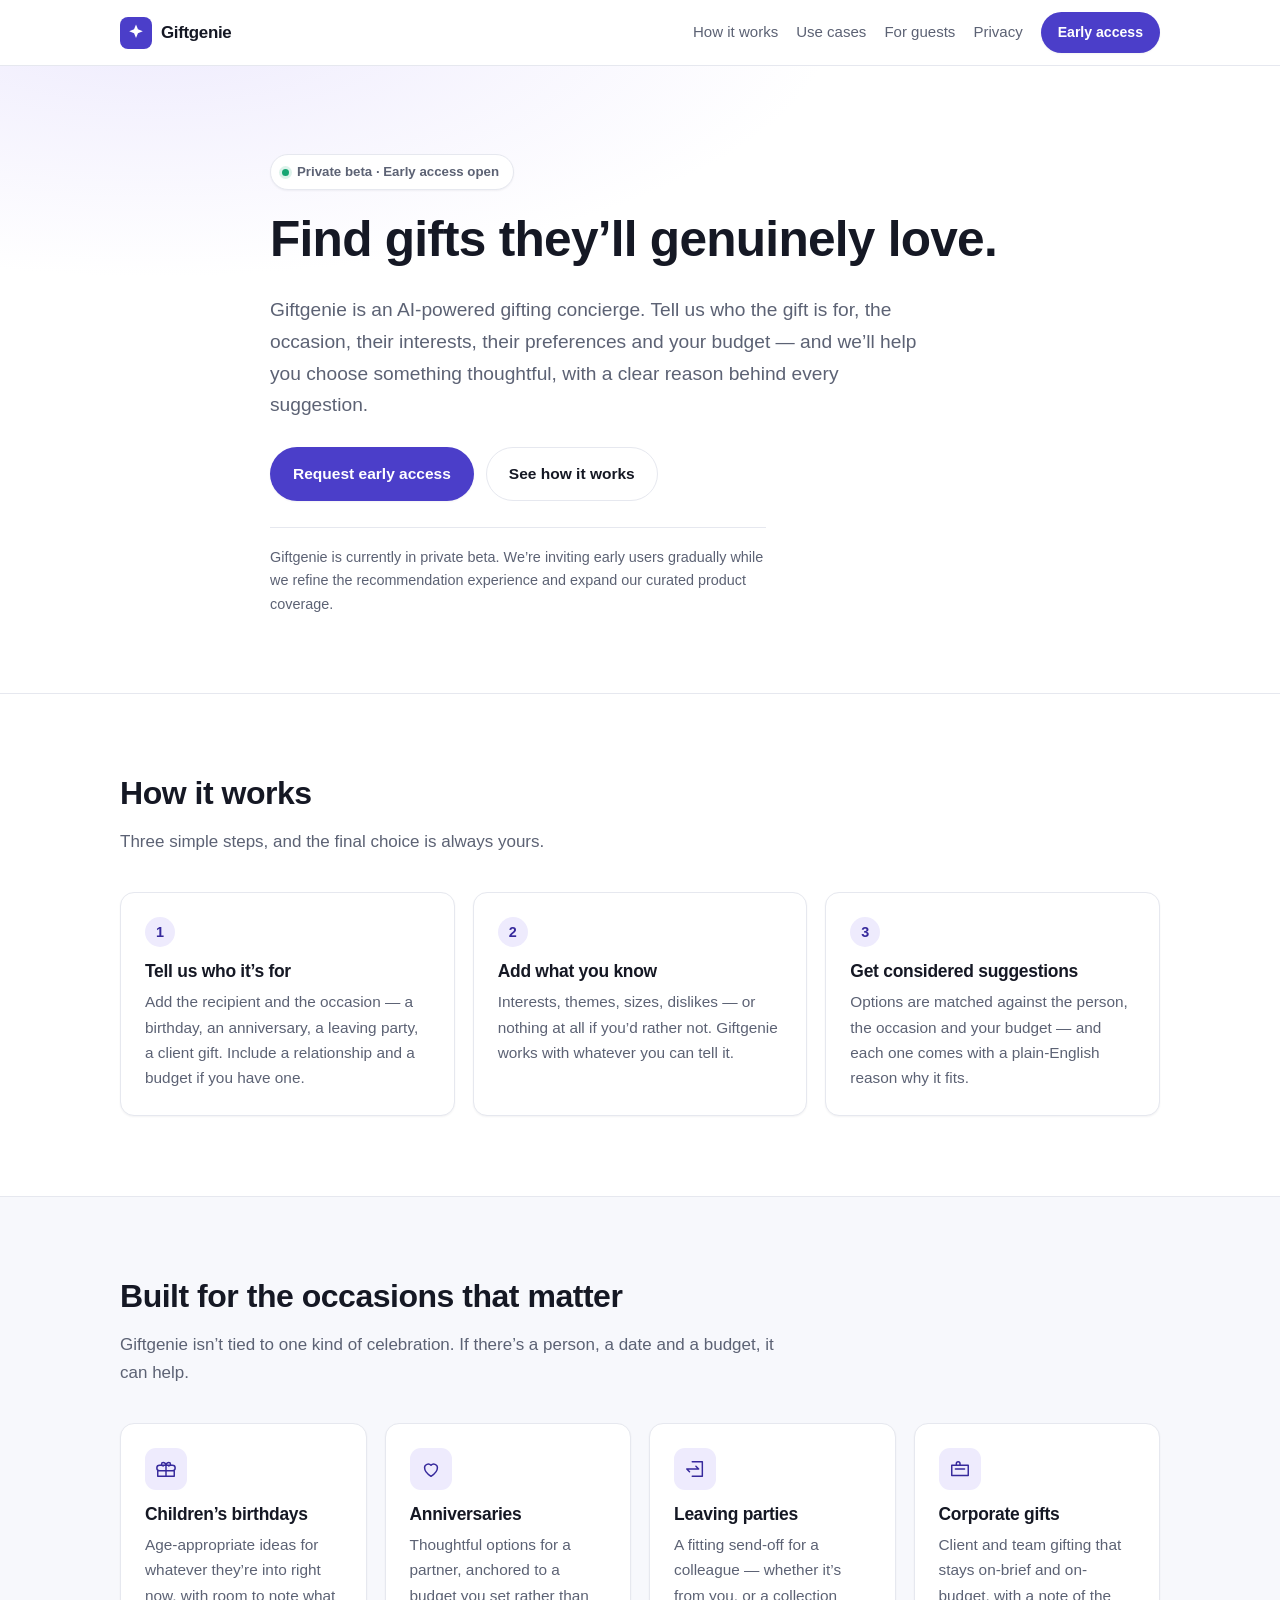
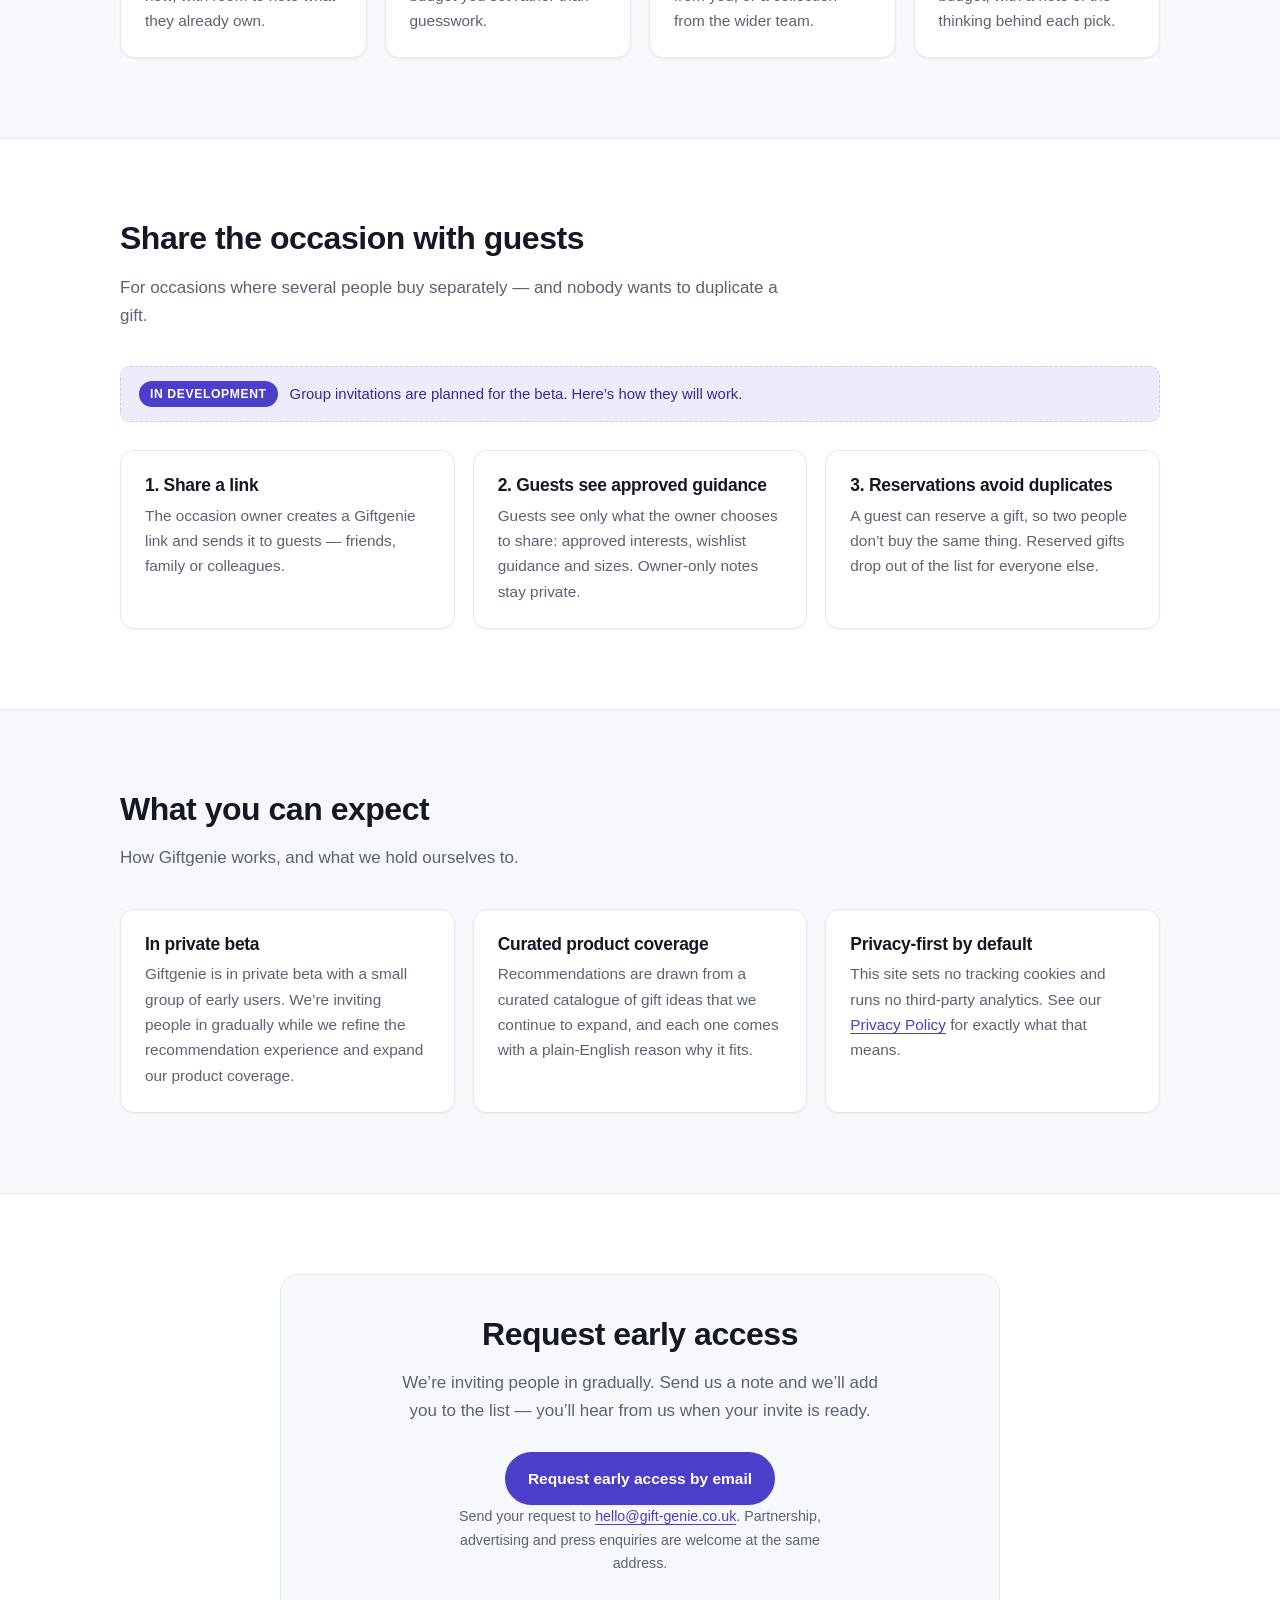
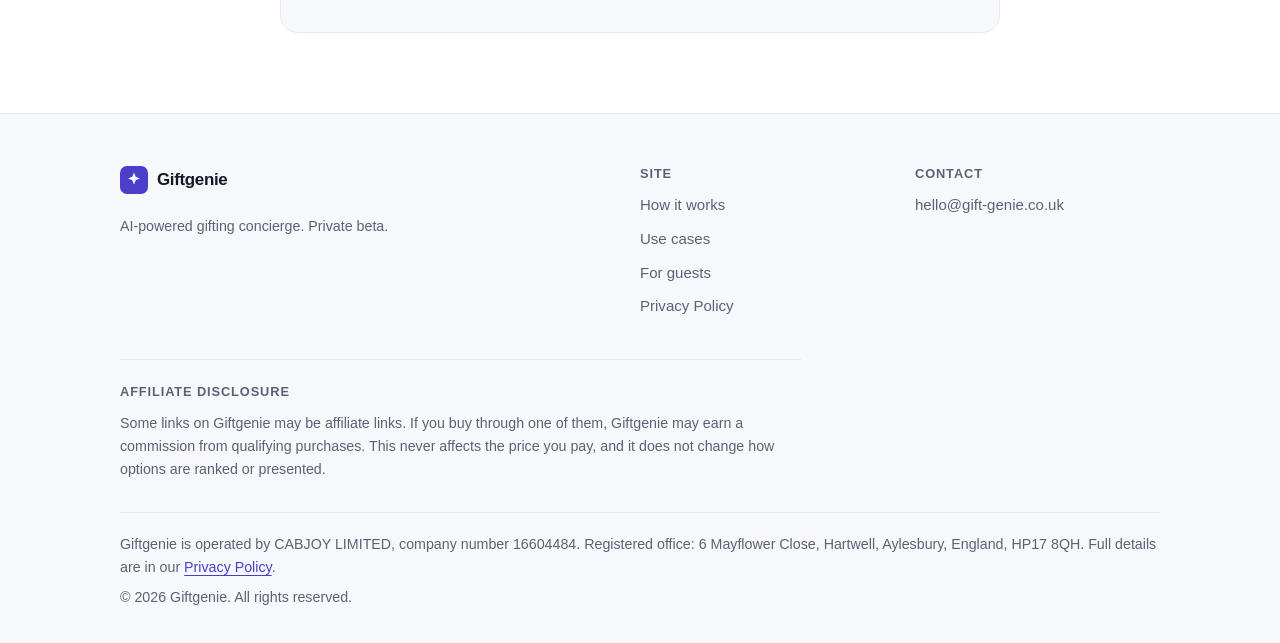
<file: index.html>
<!doctype html>
<html lang="en-GB">
  <head>
    <meta charset="utf-8" />
    <meta name="viewport" content="width=device-width, initial-scale=1" />

    <title>Giftgenie — AI-powered gifting concierge</title>
    <meta
      name="description"
      content="Giftgenie is an AI-powered gifting concierge that helps you find better gifts, matched to the recipient, the occasion, their interests, their preferences and your budget. Currently in private beta."
    />
    <link rel="canonical" href="https://gift-genie.co.uk/" />
    <meta name="robots" content="index, follow" />
    <meta name="theme-color" content="#4b3ec9" />

    <!-- Open Graph / social preview. Replace the image before launch if you add one. -->
    <meta property="og:type" content="website" />
    <meta property="og:site_name" content="Giftgenie" />
    <meta property="og:title" content="Giftgenie — AI-powered gifting concierge" />
    <meta
      property="og:description"
      content="Find better gifts, matched to the recipient, occasion, interests, preferences and budget. Private beta."
    />
    <meta property="og:url" content="https://gift-genie.co.uk/" />
    <meta name="twitter:card" content="summary" />

    <link
      rel="icon"
      href="data:image/svg+xml,%3Csvg xmlns='http://www.w3.org/2000/svg' viewBox='0 0 32 32'%3E%3Crect width='32' height='32' rx='8' fill='%234b3ec9'/%3E%3Cpath d='M16 7.5l1.95 4.85L22.8 14.3l-4.85 1.95L16 21.1l-1.95-4.85L9.2 14.3l4.85-1.95z' fill='white'/%3E%3C/svg%3E"
    />
    <link rel="stylesheet" href="styles.css" />
  </head>

  <body>
    <a class="skip-link" href="#main">Skip to main content</a>

    <header class="site-header">
      <div class="container nav">
        <a class="brand" href="index.html" aria-label="Giftgenie home">
          <span class="brand-mark" aria-hidden="true">
            <svg viewBox="0 0 32 32" width="32" height="32" focusable="false">
              <rect width="32" height="32" rx="8" fill="var(--brand)" />
              <path
                d="M16 7.5l1.95 4.85L22.8 14.3l-4.85 1.95L16 21.1l-1.95-4.85L9.2 14.3l4.85-1.95z"
                fill="#fff"
              />
            </svg>
          </span>
          <span class="brand-name">Giftgenie</span>
        </a>

        <nav class="nav-links" aria-label="Main">
          <a href="#how-it-works">How it works</a>
          <a href="#use-cases">Use cases</a>
          <a href="#guests">For guests</a>
          <a href="privacy.html">Privacy</a>
          <a class="btn btn-small btn-primary" href="#early-access">Early access</a>
        </nav>
      </div>
    </header>

    <main id="main">
      <!-- ------------------------------------------------------------------ -->
      <!-- Hero                                                               -->
      <!-- ------------------------------------------------------------------ -->
      <section class="hero">
        <div class="container hero-inner">
          <p class="pill">
            <span class="dot" aria-hidden="true"></span>
            Private beta &middot; Early access open
          </p>

          <h1>Find gifts they&rsquo;ll genuinely love.</h1>

          <p class="lede">
            Giftgenie is an AI-powered gifting concierge. Tell us who the gift is
            for, the occasion, their interests, their preferences and your budget
            &mdash; and we&rsquo;ll help you choose something thoughtful, with a
            clear reason behind every suggestion.
          </p>

          <div class="cta-row">
            <a
              class="btn btn-primary"
              href="mailto:hello@gift-genie.co.uk?subject=Giftgenie%20early%20access%20request&amp;body=Hi%20Giftgenie%2C%0A%0AI%27d%20like%20to%20join%20the%20private%20beta.%0A%0AThanks%2C%0A"
              >Request early access</a
            >
            <a class="btn btn-ghost" href="#how-it-works">See how it works</a>
          </div>

          <p class="hero-note">
            Giftgenie is currently in private beta. We&rsquo;re inviting early
            users gradually while we refine the recommendation experience and
            expand our curated product coverage.
          </p>
        </div>
      </section>

      <!-- ------------------------------------------------------------------ -->
      <!-- How it works                                                       -->
      <!-- ------------------------------------------------------------------ -->
      <section id="how-it-works" class="section">
        <div class="container">
          <header class="section-head">
            <h2>How it works</h2>
            <p class="section-sub">
              Three simple steps, and the final choice is always yours.
            </p>
          </header>

          <ol class="steps">
            <li class="card step">
              <span class="step-num" aria-hidden="true">1</span>
              <h3>Tell us who it&rsquo;s for</h3>
              <p>
                Add the recipient and the occasion &mdash; a birthday, an
                anniversary, a leaving party, a client gift. Include a
                relationship and a budget if you have one.
              </p>
            </li>

            <li class="card step">
              <span class="step-num" aria-hidden="true">2</span>
              <h3>Add what you know</h3>
              <p>
                Interests, themes, sizes, dislikes &mdash; or nothing at all if
                you&rsquo;d rather not. Giftgenie works with whatever you can
                tell it.
              </p>
            </li>

            <li class="card step">
              <span class="step-num" aria-hidden="true">3</span>
              <h3>Get considered suggestions</h3>
              <p>
                Options are matched against the person, the occasion and your
                budget &mdash; and each one comes with a plain-English reason
                why it fits.
              </p>
            </li>
          </ol>
        </div>
      </section>

      <!-- ------------------------------------------------------------------ -->
      <!-- Use cases                                                          -->
      <!-- ------------------------------------------------------------------ -->
      <section id="use-cases" class="section section-soft">
        <div class="container">
          <header class="section-head">
            <h2>Built for the occasions that matter</h2>
            <p class="section-sub">
              Giftgenie isn&rsquo;t tied to one kind of celebration. If
              there&rsquo;s a person, a date and a budget, it can help.
            </p>
          </header>

          <ul class="grid grid-4">
            <li class="card use-case">
              <span class="icon" aria-hidden="true">
                <svg viewBox="0 0 24 24" width="22" height="22" fill="none" stroke="currentColor" stroke-width="1.6" stroke-linecap="round" stroke-linejoin="round">
                  <path d="M3 20h18v-6H3zM12 14v6M5 14a3 3 0 0 1 0-6h14a3 3 0 0 1 0 6M12 8v6M12 8s-.8-3-3-3a1.9 1.9 0 0 0 0 3.8M12 8s.8-3 3-3a1.9 1.9 0 0 1 0 3.8" />
                </svg>
              </span>
              <h3>Children&rsquo;s birthdays</h3>
              <p>
                Age-appropriate ideas for whatever they&rsquo;re into right now,
                with room to note what they already own.
              </p>
            </li>

            <li class="card use-case">
              <span class="icon" aria-hidden="true">
                <svg viewBox="0 0 24 24" width="22" height="22" fill="none" stroke="currentColor" stroke-width="1.6" stroke-linecap="round" stroke-linejoin="round">
                  <path d="M12 20s-7-4.4-7-9.3A4 4 0 0 1 12 8a4 4 0 0 1 7 2.7C19 15.6 12 20 12 20z" />
                </svg>
              </span>
              <h3>Anniversaries</h3>
              <p>
                Thoughtful options for a partner, anchored to a budget you set
                rather than guesswork.
              </p>
            </li>

            <li class="card use-case">
              <span class="icon" aria-hidden="true">
                <svg viewBox="0 0 24 24" width="22" height="22" fill="none" stroke="currentColor" stroke-width="1.6" stroke-linecap="round" stroke-linejoin="round">
                  <path d="M3 12h13l-3-3M3 12l3 3M9 4h11v16H9" />
                </svg>
              </span>
              <h3>Leaving parties</h3>
              <p>
                A fitting send-off for a colleague &mdash; whether it&rsquo;s
                from you, or a collection from the wider team.
              </p>
            </li>

            <li class="card use-case">
              <span class="icon" aria-hidden="true">
                <svg viewBox="0 0 24 24" width="22" height="22" fill="none" stroke="currentColor" stroke-width="1.6" stroke-linecap="round" stroke-linejoin="round">
                  <path d="M3 8h18v11H3zM8 8V6a2 2 0 0 1 4 0v2M7 12h10" />
                </svg>
              </span>
              <h3>Corporate gifts</h3>
              <p>
                Client and team gifting that stays on-brief and on-budget, with
                a note of the thinking behind each pick.
              </p>
            </li>
          </ul>
        </div>
      </section>

      <!-- ------------------------------------------------------------------ -->
      <!-- Guests / invitations (planned)                                     -->
      <!-- ------------------------------------------------------------------ -->
      <section id="guests" class="section">
        <div class="container">
          <header class="section-head">
            <h2>Share the occasion with guests</h2>
            <p class="section-sub">
              For occasions where several people buy separately &mdash; and
              nobody wants to duplicate a gift.
            </p>
          </header>

          <div class="callout">
            <span class="callout-tag">In development</span>
            <p>
              Group invitations are planned for the beta. Here&rsquo;s how they
              will work.
            </p>
          </div>

          <ul class="grid grid-3">
            <li class="card">
              <h3>1. Share a link</h3>
              <p>
                The occasion owner creates a Giftgenie link and sends it to
                guests &mdash; friends, family or colleagues.
              </p>
            </li>

            <li class="card">
              <h3>2. Guests see approved guidance</h3>
              <p>
                Guests see only what the owner chooses to share: approved
                interests, wishlist guidance and sizes. Owner-only notes stay
                private.
              </p>
            </li>

            <li class="card">
              <h3>3. Reservations avoid duplicates</h3>
              <p>
                A guest can reserve a gift, so two people don&rsquo;t buy the
                same thing. Reserved gifts drop out of the list for everyone
                else.
              </p>
            </li>
          </ul>
        </div>
      </section>

      <!-- ------------------------------------------------------------------ -->
      <!-- Transparency                                                       -->
      <!-- ------------------------------------------------------------------ -->
      <section id="status" class="section section-soft">
        <div class="container">
          <header class="section-head">
            <h2>What you can expect</h2>
            <p class="section-sub">
              How Giftgenie works, and what we hold ourselves to.
            </p>
          </header>

          <ul class="grid grid-3">
            <li class="card">
              <h3>In private beta</h3>
              <p>
                Giftgenie is in private beta with a small group of early users.
                We&rsquo;re inviting people in gradually while we refine the
                recommendation experience and expand our product coverage.
              </p>
            </li>

            <li class="card">
              <h3>Curated product coverage</h3>
              <p>
                Recommendations are drawn from a curated catalogue of gift ideas
                that we continue to expand, and each one comes with a
                plain-English reason why it fits.
              </p>
            </li>

            <li class="card">
              <h3>Privacy-first by default</h3>
              <p>
                This site sets no tracking cookies and runs no third-party
                analytics. See our
                <a href="privacy.html">Privacy Policy</a> for exactly what that
                means.
              </p>
            </li>
          </ul>
        </div>
      </section>

      <!-- ------------------------------------------------------------------ -->
      <!-- Early access                                                       -->
      <!-- ------------------------------------------------------------------ -->
      <section id="early-access" class="section">
        <div class="container narrow">
          <div class="cta-panel">
            <h2>Request early access</h2>
            <p>
              We&rsquo;re inviting people in gradually. Send us a note and
              we&rsquo;ll add you to the list &mdash; you&rsquo;ll hear from us
              when your invite is ready.
            </p>

            <div class="cta-row cta-row-center">
              <a
                class="btn btn-primary"
                href="mailto:hello@gift-genie.co.uk?subject=Giftgenie%20early%20access%20request&amp;body=Hi%20Giftgenie%2C%0A%0AI%27d%20like%20to%20join%20the%20private%20beta.%0A%0AWhat%20I%27d%20most%20like%20help%20with%3A%0A%0AThanks%2C%0A"
                >Request early access by email</a
              >
            </div>

            <p class="small muted">
              Send your request to
              <a href="mailto:hello@gift-genie.co.uk">hello@gift-genie.co.uk</a>.
              Partnership, advertising and press enquiries are welcome at the same
              address.
            </p>
          </div>
        </div>
      </section>
    </main>

    <!-- ------------------------------------------------------------------ -->
    <!-- Footer                                                             -->
    <!-- ------------------------------------------------------------------ -->
    <footer class="site-footer">
      <div class="container">
        <div class="footer-grid">
          <div>
            <a class="brand" href="index.html" aria-label="Giftgenie home">
              <span class="brand-mark" aria-hidden="true">
                <svg viewBox="0 0 32 32" width="28" height="28" focusable="false">
                  <rect width="32" height="32" rx="8" fill="var(--brand)" />
                  <path
                    d="M16 7.5l1.95 4.85L22.8 14.3l-4.85 1.95L16 21.1l-1.95-4.85L9.2 14.3l4.85-1.95z"
                    fill="#fff"
                  />
                </svg>
              </span>
              <span class="brand-name">Giftgenie</span>
            </a>
            <p class="small muted footer-blurb">
              AI-powered gifting concierge. Private beta.
            </p>
          </div>

          <nav aria-label="Footer">
            <h2 class="footer-heading">Site</h2>
            <ul class="footer-links">
              <li><a href="#how-it-works">How it works</a></li>
              <li><a href="#use-cases">Use cases</a></li>
              <li><a href="#guests">For guests</a></li>
              <li><a href="privacy.html">Privacy Policy</a></li>
            </ul>
          </nav>

          <div>
            <h2 class="footer-heading">Contact</h2>
            <ul class="footer-links">
              <li>
                <a href="mailto:hello@gift-genie.co.uk">hello@gift-genie.co.uk</a>
              </li>
            </ul>
          </div>
        </div>

        <div class="disclosure">
          <h2 class="footer-heading">Affiliate disclosure</h2>
          <p class="small muted">
            Some links on Giftgenie may be affiliate links. If you buy through one
            of them, Giftgenie may earn a commission from qualifying purchases.
            This never affects the price you pay, and it does not change how
            options are ranked or presented.
          </p>
        </div>

        <p class="small muted legal-line">
            Giftgenie is operated by CABJOY LIMITED, company number 16604484.
            Registered office: 6 Mayflower Close, Hartwell, Aylesbury, England,
            HP17 8QH. Full details are in our
            <a href="privacy.html">Privacy Policy</a>.
          </p>

          <p class="small muted copyright">
            &copy; <span id="year">2026</span> Giftgenie. All rights reserved.
          </p>
      </div>
    </footer>

    <script>
      // Progressive enhancement only: the static value above is already correct.
      document.getElementById("year").textContent = new Date().getFullYear();
    </script>
  </body>
</html>
</file>
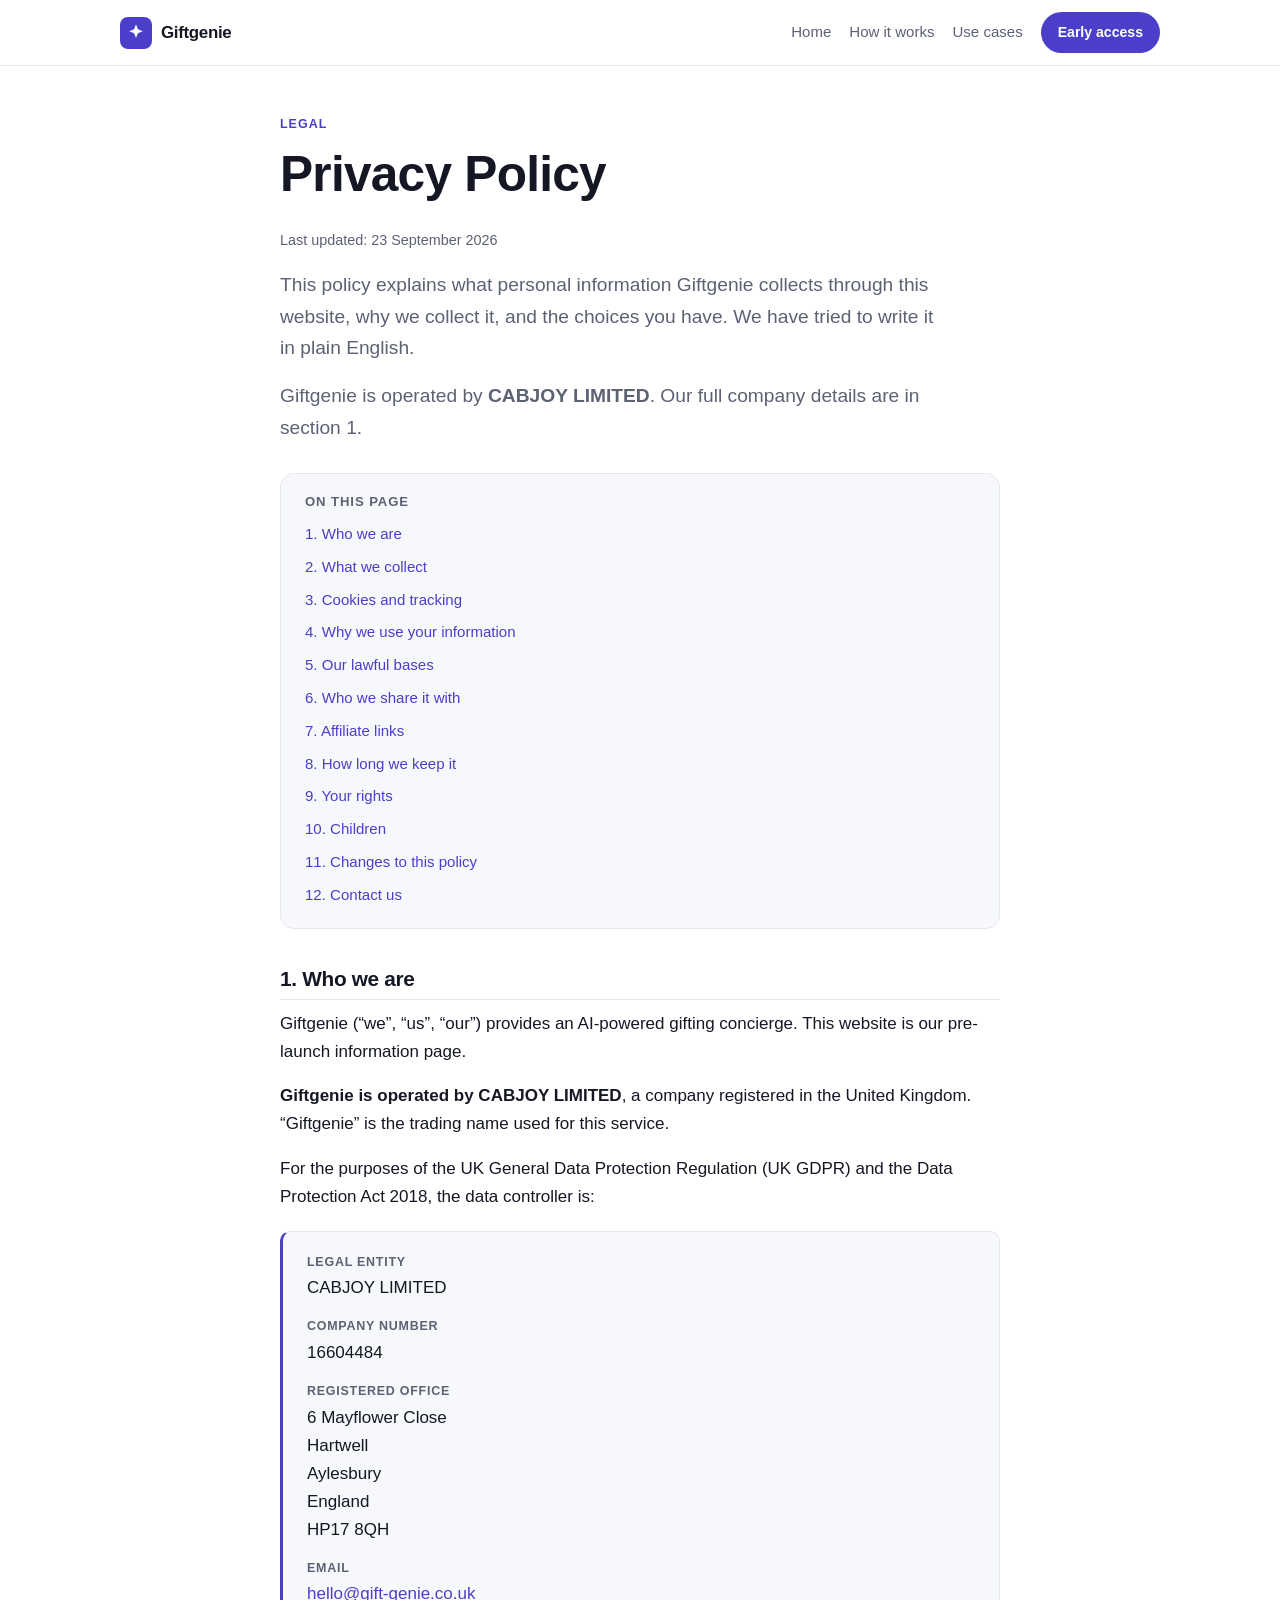
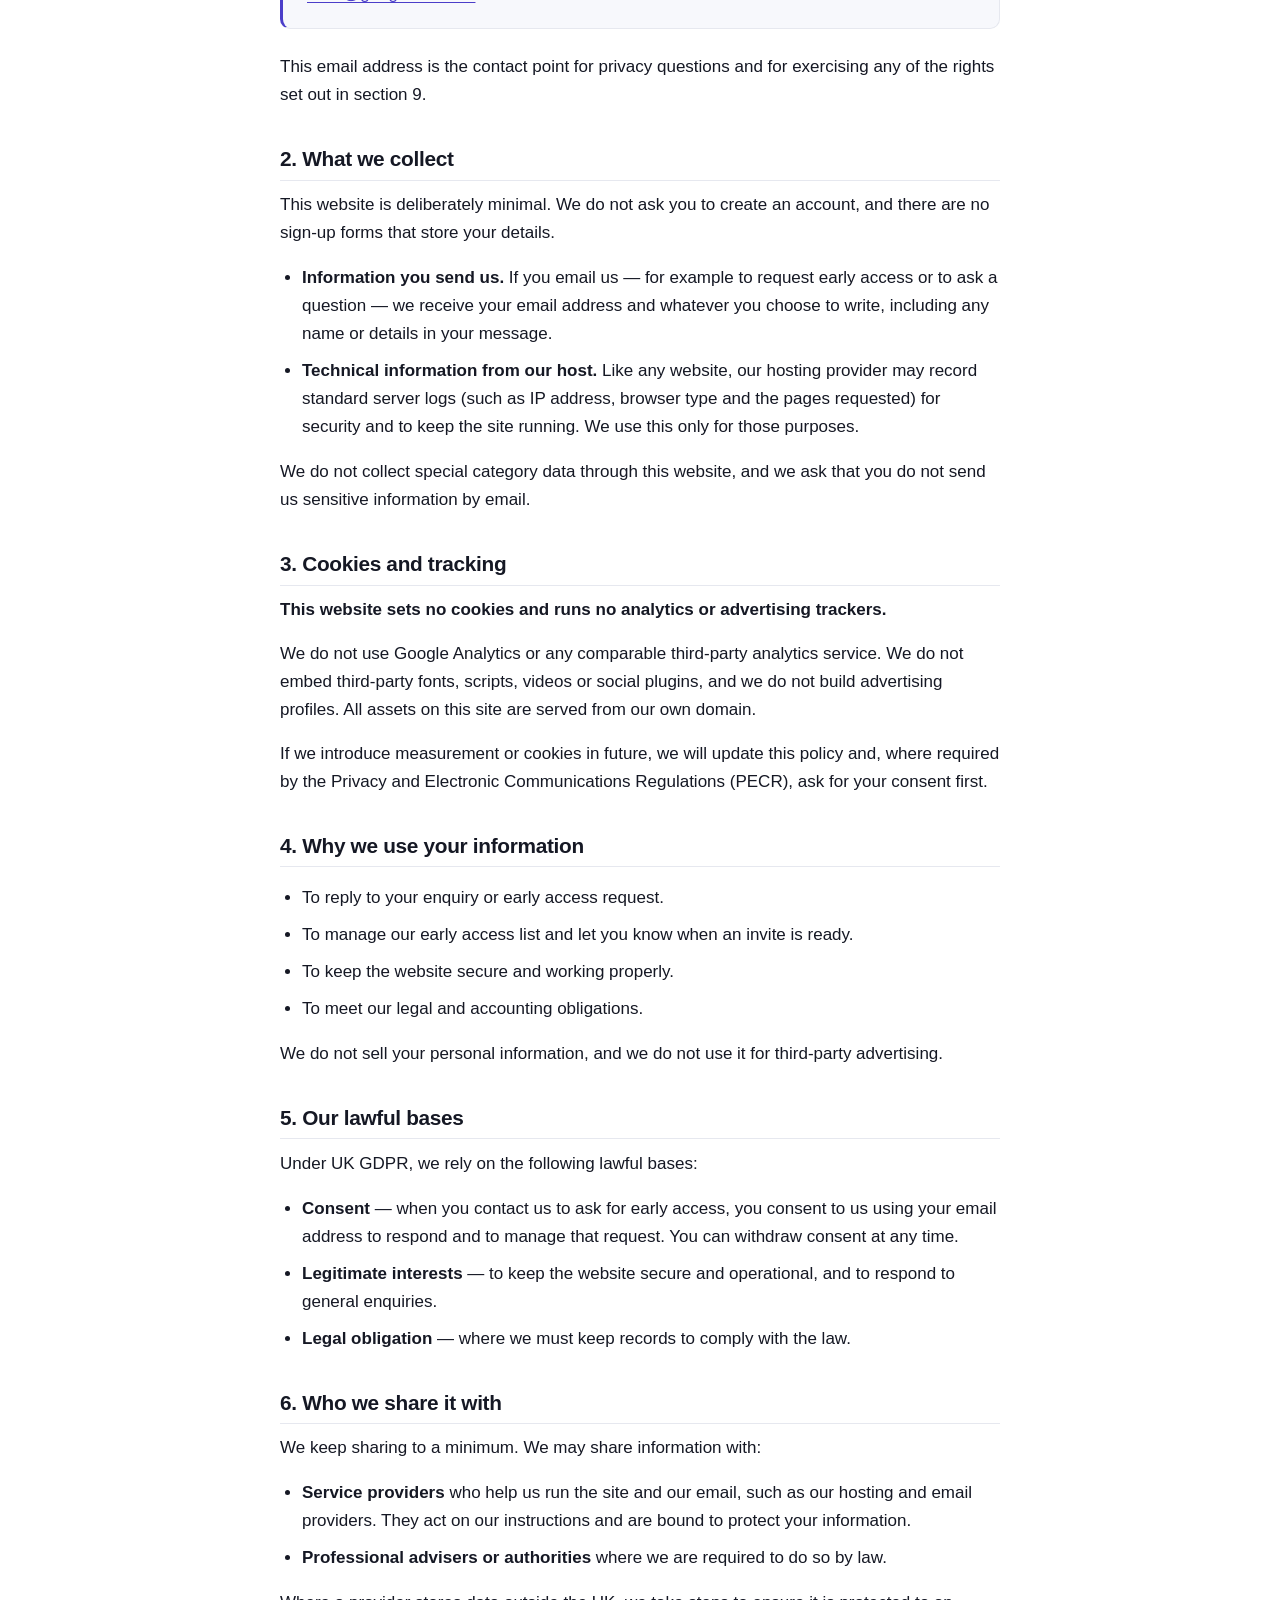
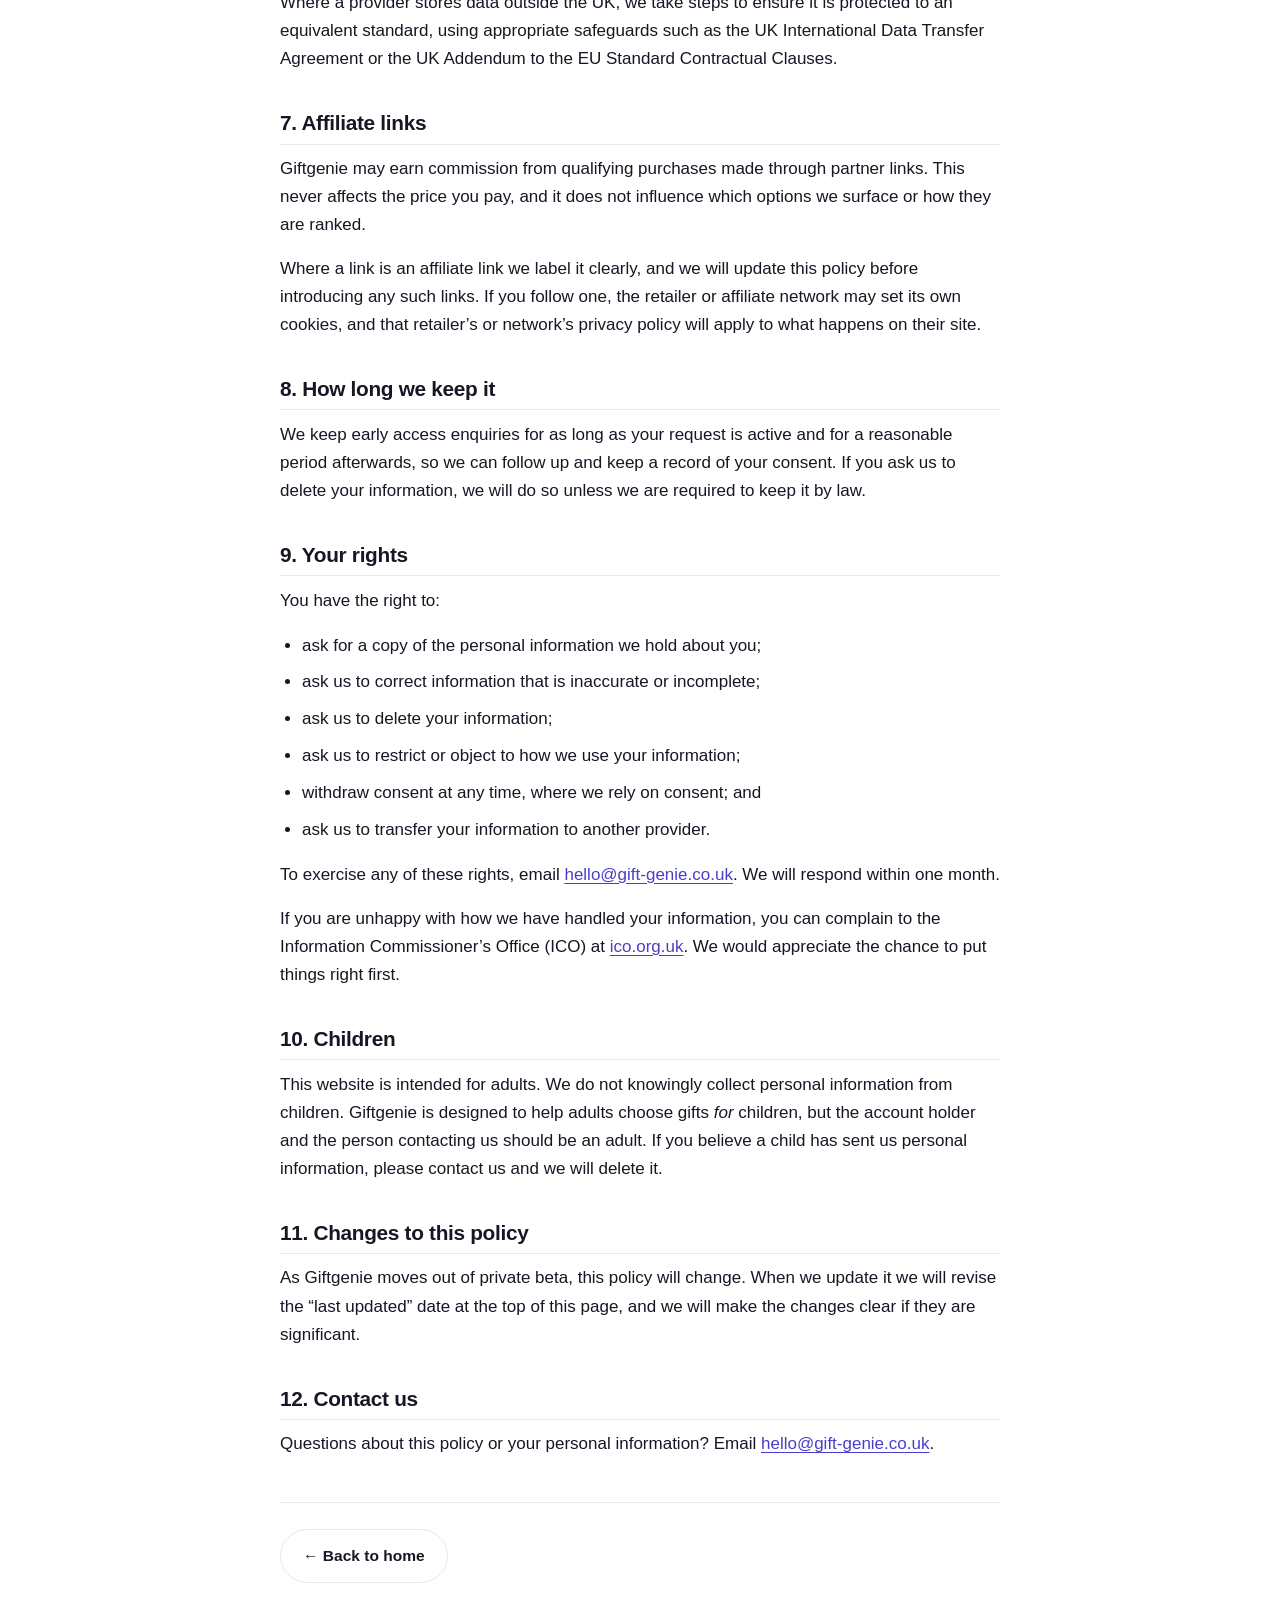
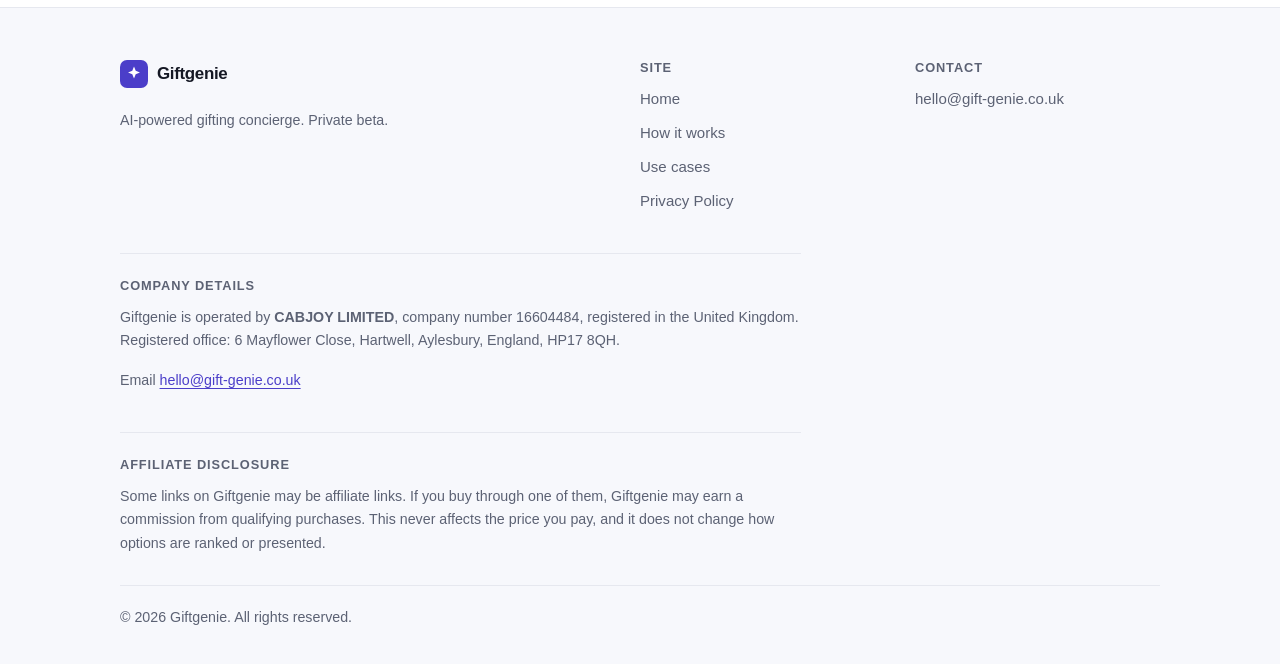
<file: privacy.html>
<!doctype html>
<html lang="en-GB">
  <head>
    <meta charset="utf-8" />
    <meta name="viewport" content="width=device-width, initial-scale=1" />

    <title>Privacy Policy — Giftgenie</title>
    <meta
      name="description"
      content="How Giftgenie handles personal information, including cookies, analytics and affiliate links."
    />
    <link rel="canonical" href="https://gift-genie.co.uk/privacy.html" />
    <meta name="robots" content="index, follow" />
    <meta name="theme-color" content="#4b3ec9" />

    <link
      rel="icon"
      href="data:image/svg+xml,%3Csvg xmlns='http://www.w3.org/2000/svg' viewBox='0 0 32 32'%3E%3Crect width='32' height='32' rx='8' fill='%234b3ec9'/%3E%3Cpath d='M16 7.5l1.95 4.85L22.8 14.3l-4.85 1.95L16 21.1l-1.95-4.85L9.2 14.3l4.85-1.95z' fill='white'/%3E%3C/svg%3E"
    />
    <link rel="stylesheet" href="styles.css" />
  </head>

  <body>
    <a class="skip-link" href="#main">Skip to main content</a>

    <header class="site-header">
      <div class="container nav">
        <a class="brand" href="index.html" aria-label="Giftgenie home">
          <span class="brand-mark" aria-hidden="true">
            <svg viewBox="0 0 32 32" width="32" height="32" focusable="false">
              <rect width="32" height="32" rx="8" fill="var(--brand)" />
              <path
                d="M16 7.5l1.95 4.85L22.8 14.3l-4.85 1.95L16 21.1l-1.95-4.85L9.2 14.3l4.85-1.95z"
                fill="#fff"
              />
            </svg>
          </span>
          <span class="brand-name">Giftgenie</span>
        </a>

        <nav class="nav-links" aria-label="Main">
          <a href="index.html">Home</a>
          <a href="index.html#how-it-works">How it works</a>
          <a href="index.html#use-cases">Use cases</a>
          <a class="btn btn-small btn-primary" href="index.html#early-access"
            >Early access</a
          >
        </nav>
      </div>
    </header>

    <main id="main" class="legal">
      <div class="container narrow">
        <p class="eyebrow">Legal</p>
        <h1>Privacy Policy</h1>
        <p class="legal-meta">Last updated: 23 September 2026</p>

        <p class="lede">
          This policy explains what personal information Giftgenie collects
          through this website, why we collect it, and the choices you have. We
          have tried to write it in plain English.
        </p>

        <p class="lede">
          Giftgenie is operated by <strong>CABJOY LIMITED</strong>. Our
          full company details are in section 1.
        </p>

        <nav class="toc" aria-label="On this page">
          <h2>On this page</h2>
          <ul>
            <li><a href="#who-we-are">1. Who we are</a></li>
            <li><a href="#what-we-collect">2. What we collect</a></li>
            <li><a href="#cookies">3. Cookies and tracking</a></li>
            <li><a href="#why">4. Why we use your information</a></li>
            <li><a href="#lawful-basis">5. Our lawful bases</a></li>
            <li><a href="#sharing">6. Who we share it with</a></li>
            <li><a href="#affiliates">7. Affiliate links</a></li>
            <li><a href="#retention">8. How long we keep it</a></li>
            <li><a href="#rights">9. Your rights</a></li>
            <li><a href="#children">10. Children</a></li>
            <li><a href="#changes">11. Changes to this policy</a></li>
            <li><a href="#contact">12. Contact us</a></li>
          </ul>
        </nav>

        <section class="legal-section">
          <h2 id="who-we-are">1. Who we are</h2>
          <p>
            Giftgenie (&ldquo;we&rdquo;, &ldquo;us&rdquo;, &ldquo;our&rdquo;)
            provides an AI-powered gifting concierge. This website is our
            pre-launch information page.
          </p>
          <p>
            <strong>Giftgenie is operated by CABJOY LIMITED</strong>, a company
            registered in the United Kingdom. &ldquo;Giftgenie&rdquo; is the
            trading name used for this service.
          </p>
          <p>
            For the purposes of the UK General Data Protection Regulation (UK
            GDPR) and the Data Protection Act 2018, the data controller is:
          </p>

          <dl class="entity">
            <dt>Legal entity</dt>
            <dd>CABJOY LIMITED</dd>

            <dt>Company number</dt>
            <dd>16604484</dd>

            <dt>Registered office</dt>
            <dd>
              6 Mayflower Close<br />
              Hartwell<br />
              Aylesbury<br />
              England<br />
              HP17 8QH
            </dd>

            <dt>Email</dt>
            <dd>
              <a href="mailto:hello@gift-genie.co.uk">hello@gift-genie.co.uk</a>
            </dd>
          </dl>

          <p>
            This email address is the contact point for privacy questions and for
            exercising any of the rights set out in section 9.
          </p>
        </section>

        <section class="legal-section">
          <h2 id="what-we-collect">2. What we collect</h2>
          <p>
            This website is deliberately minimal. We do not ask you to create an
            account, and there are no sign-up forms that store your details.
          </p>
          <ul>
            <li>
              <strong>Information you send us.</strong> If you email us &mdash;
              for example to request early access or to ask a question &mdash; we
              receive your email address and whatever you choose to write,
              including any name or details in your message.
            </li>
            <li>
              <strong>Technical information from our host.</strong> Like any
              website, our hosting provider may record standard server logs (such
              as IP address, browser type and the pages requested) for security
              and to keep the site running. We use this only for those purposes.
            </li>
          </ul>
          <p>
            We do not collect special category data through this website, and we
            ask that you do not send us sensitive information by email.
          </p>
        </section>

        <section class="legal-section">
          <h2 id="cookies">3. Cookies and tracking</h2>
          <p>
            <strong
              >This website sets no cookies and runs no analytics or advertising
              trackers.</strong
            >
          </p>
          <p>
            We do not use Google Analytics or any comparable third-party
            analytics service. We do not embed third-party fonts, scripts, videos
            or social plugins, and we do not build advertising profiles. All
            assets on this site are served from our own domain.
          </p>
          <p>
            If we introduce measurement or cookies in future, we will update this
            policy and, where required by the Privacy and Electronic
            Communications Regulations (PECR), ask for your consent first.
          </p>
        </section>

        <section class="legal-section">
          <h2 id="why">4. Why we use your information</h2>
          <ul>
            <li>To reply to your enquiry or early access request.</li>
            <li>
              To manage our early access list and let you know when an invite is
              ready.
            </li>
            <li>To keep the website secure and working properly.</li>
            <li>To meet our legal and accounting obligations.</li>
          </ul>
          <p>
            We do not sell your personal information, and we do not use it for
            third-party advertising.
          </p>
        </section>

        <section class="legal-section">
          <h2 id="lawful-basis">5. Our lawful bases</h2>
          <p>Under UK GDPR, we rely on the following lawful bases:</p>
          <ul>
            <li>
              <strong>Consent</strong> &mdash; when you contact us to ask for
              early access, you consent to us using your email address to respond
              and to manage that request. You can withdraw consent at any time.
            </li>
            <li>
              <strong>Legitimate interests</strong> &mdash; to keep the website
              secure and operational, and to respond to general enquiries.
            </li>
            <li>
              <strong>Legal obligation</strong> &mdash; where we must keep
              records to comply with the law.
            </li>
          </ul>
        </section>

        <section class="legal-section">
          <h2 id="sharing">6. Who we share it with</h2>
          <p>
            We keep sharing to a minimum. We may share information with:
          </p>
          <ul>
            <li>
              <strong>Service providers</strong> who help us run the site and our
              email, such as our hosting and email providers. They act on our
              instructions and are bound to protect your information.
            </li>
            <li>
              <strong>Professional advisers or authorities</strong> where we are
              required to do so by law.
            </li>
          </ul>
          <p>
            Where a provider stores data outside the UK, we take steps to ensure
            it is protected to an equivalent standard, using appropriate
            safeguards such as the UK International Data Transfer Agreement or
            the UK Addendum to the EU Standard Contractual Clauses.
          </p>
        </section>

        <section class="legal-section">
          <h2 id="affiliates">7. Affiliate links</h2>
          <p>
            Giftgenie may earn commission from qualifying purchases made through
            partner links. This never affects the price you pay, and it does not
            influence which options we surface or how they are ranked.
          </p>
          <p>
            Where a link is an affiliate link we label it clearly, and we will
            update this policy before introducing any such links. If you follow
            one, the retailer or affiliate network may set its own cookies, and
            that retailer&rsquo;s or network&rsquo;s privacy policy will apply to
            what happens on their site.
          </p>
        </section>

        <section class="legal-section">
          <h2 id="retention">8. How long we keep it</h2>
          <p>
            We keep early access enquiries for as long as your request is active
            and for a reasonable period afterwards, so we can follow up and keep
            a record of your consent. If you ask us to delete your information,
            we will do so unless we are required to keep it by law.
          </p>
        </section>

        <section class="legal-section">
          <h2 id="rights">9. Your rights</h2>
          <p>You have the right to:</p>
          <ul>
            <li>ask for a copy of the personal information we hold about you;</li>
            <li>ask us to correct information that is inaccurate or incomplete;</li>
            <li>ask us to delete your information;</li>
            <li>ask us to restrict or object to how we use your information;</li>
            <li>withdraw consent at any time, where we rely on consent; and</li>
            <li>ask us to transfer your information to another provider.</li>
          </ul>
          <p>
            To exercise any of these rights, email
            <a href="mailto:hello@gift-genie.co.uk">hello@gift-genie.co.uk</a>.
            We will respond within one month.
          </p>
          <p>
            If you are unhappy with how we have handled your information, you can
            complain to the Information Commissioner&rsquo;s Office (ICO) at
            <a href="https://ico.org.uk/" rel="noopener noreferrer"
              >ico.org.uk</a
            >. We would appreciate the chance to put things right first.
          </p>
        </section>

        <section class="legal-section">
          <h2 id="children">10. Children</h2>
          <p>
            This website is intended for adults. We do not knowingly collect
            personal information from children. Giftgenie is designed to help
            adults choose gifts <em>for</em> children, but the account holder and
            the person contacting us should be an adult. If you believe a child
            has sent us personal information, please contact us and we will
            delete it.
          </p>
        </section>

        <section class="legal-section">
          <h2 id="changes">11. Changes to this policy</h2>
          <p>
            As Giftgenie moves out of private beta, this policy will change. When
            we update it we will revise the &ldquo;last updated&rdquo; date at
            the top of this page, and we will make the changes clear if they are
            significant.
          </p>
        </section>

        <section class="legal-section">
          <h2 id="contact">12. Contact us</h2>
          <p>
            Questions about this policy or your personal information? Email
            <a href="mailto:hello@gift-genie.co.uk">hello@gift-genie.co.uk</a>.
          </p>
        </section>

        <p class="legal-back">
          <a class="btn btn-ghost" href="index.html">&larr; Back to home</a>
        </p>
      </div>
    </main>

    <footer class="site-footer">
      <div class="container">
        <div class="footer-grid">
          <div>
            <a class="brand" href="index.html" aria-label="Giftgenie home">
              <span class="brand-mark" aria-hidden="true">
                <svg viewBox="0 0 32 32" width="28" height="28" focusable="false">
                  <rect width="32" height="32" rx="8" fill="var(--brand)" />
                  <path
                    d="M16 7.5l1.95 4.85L22.8 14.3l-4.85 1.95L16 21.1l-1.95-4.85L9.2 14.3l4.85-1.95z"
                    fill="#fff"
                  />
                </svg>
              </span>
              <span class="brand-name">Giftgenie</span>
            </a>
            <p class="small muted footer-blurb">
              AI-powered gifting concierge. Private beta.
            </p>
          </div>

          <nav aria-label="Footer">
            <h2 class="footer-heading">Site</h2>
            <ul class="footer-links">
              <li><a href="index.html">Home</a></li>
              <li><a href="index.html#how-it-works">How it works</a></li>
              <li><a href="index.html#use-cases">Use cases</a></li>
              <li><a href="privacy.html">Privacy Policy</a></li>
            </ul>
          </nav>

          <div>
            <h2 class="footer-heading">Contact</h2>
            <ul class="footer-links">
              <li>
                <a href="mailto:hello@gift-genie.co.uk">hello@gift-genie.co.uk</a>
              </li>
            </ul>
          </div>
        </div>

        <!-- Operator identification: the full legal details live here too, so a
             reviewer never has to leave the privacy page to verify the entity. -->
        <div class="company">
          <h2 class="footer-heading">Company details</h2>
          <p class="small muted">
            Giftgenie is operated by <strong>CABJOY LIMITED</strong>, company
            number 16604484, registered in the United Kingdom. Registered
            office: 6 Mayflower Close, Hartwell, Aylesbury, England, HP17 8QH.
          </p>
          <p class="small muted">
            Email
            <a href="mailto:hello@gift-genie.co.uk">hello@gift-genie.co.uk</a>
          </p>
        </div>

        <div class="disclosure">
          <h2 class="footer-heading">Affiliate disclosure</h2>
          <p class="small muted">
            Some links on Giftgenie may be affiliate links. If you buy through one
            of them, Giftgenie may earn a commission from qualifying purchases.
            This never affects the price you pay, and it does not change how
            options are ranked or presented.
          </p>
        </div>

        <p class="small muted copyright">
          &copy; <span id="year">2026</span> Giftgenie. All rights reserved.
        </p>
      </div>
    </footer>

    <script>
      document.getElementById("year").textContent = new Date().getFullYear();
    </script>
  </body>
</html>
</file>
<file: styles.css>
/* ==========================================================================
   Giftgenie — pre-launch site styles

   Deliberately dependency-free: no external fonts, no CDN, no framework.
   System fonts and inline SVG keep the page fast and mean the site makes no
   third-party requests at all, which is what the Privacy Policy claims.
   ========================================================================== */

:root {
  --brand: #4b3ec9;
  --brand-dark: #36299c;
  --brand-soft: #eeebfd;
  --accent: #d4552b;
  --ink: #151824;
  --muted: #5c6274;
  --line: #e6e8ef;
  --bg: #ffffff;
  --bg-soft: #f7f8fc;
  --radius: 14px;
  --radius-sm: 10px;
  --shadow-sm: 0 1px 2px rgba(21, 24, 36, 0.05);
  --shadow: 0 8px 24px rgba(21, 24, 36, 0.07);
  --maxw: 1080px;
  --font: -apple-system, BlinkMacSystemFont, "Segoe UI", Roboto, "Helvetica Neue",
    Arial, "Noto Sans", sans-serif;
}

*,
*::before,
*::after {
  box-sizing: border-box;
}

html {
  -webkit-text-size-adjust: 100%;
  scroll-behavior: smooth;
}

body {
  margin: 0;
  font-family: var(--font);
  font-size: 17px;
  line-height: 1.65;
  color: var(--ink);
  background: var(--bg);
  -webkit-font-smoothing: antialiased;
}

h1,
h2,
h3 {
  line-height: 1.2;
  letter-spacing: -0.015em;
  margin: 0 0 0.5em;
}

h1 {
  font-size: clamp(2rem, 5.2vw, 3.1rem);
}
h2 {
  font-size: clamp(1.5rem, 3.4vw, 2rem);
}
h3 {
  font-size: 1.09rem;
}

p {
  margin: 0 0 1rem;
}

a {
  color: var(--brand);
  text-underline-offset: 3px;
}

a:hover {
  color: var(--brand-dark);
}

:focus-visible {
  outline: 3px solid var(--brand);
  outline-offset: 2px;
  border-radius: 4px;
}

.container {
  width: 100%;
  max-width: var(--maxw);
  margin: 0 auto;
  padding: 0 20px;
}

.container.narrow {
  max-width: 760px;
}

.small {
  font-size: 0.89rem;
}
.muted {
  color: var(--muted);
}

/* --- skip link ----------------------------------------------------------- */

.skip-link {
  position: absolute;
  left: -9999px;
  top: 0;
  background: var(--brand);
  color: #fff;
  padding: 10px 16px;
  z-index: 100;
  border-radius: 0 0 var(--radius-sm) 0;
}

.skip-link:focus {
  left: 0;
  color: #fff;
}

/* --- header -------------------------------------------------------------- */

.site-header {
  position: sticky;
  top: 0;
  z-index: 20;
  background: rgba(255, 255, 255, 0.92);
  backdrop-filter: saturate(160%) blur(8px);
  border-bottom: 1px solid var(--line);
}

.nav {
  display: flex;
  flex-wrap: wrap;
  align-items: center;
  justify-content: space-between;
  gap: 10px 16px;
  padding-top: 12px;
  padding-bottom: 12px;
}

.brand {
  display: inline-flex;
  align-items: center;
  gap: 9px;
  text-decoration: none;
  color: var(--ink);
  font-weight: 700;
  font-size: 1.06rem;
  letter-spacing: -0.02em;
}

.brand-mark {
  display: inline-flex;
  flex: 0 0 auto;
  border-radius: 8px;
}

.nav-links {
  display: flex;
  flex-wrap: wrap;
  align-items: center;
  gap: 4px 18px;
  font-size: 0.94rem;
}

.nav-links a {
  text-decoration: none;
  color: var(--muted);
  font-weight: 500;
  padding: 4px 0;
}

.nav-links a:hover {
  color: var(--ink);
}

/* --- buttons ------------------------------------------------------------- */

.btn {
  display: inline-flex;
  align-items: center;
  justify-content: center;
  gap: 8px;
  padding: 13px 22px;
  border-radius: 999px;
  font-weight: 600;
  font-size: 0.97rem;
  text-decoration: none;
  border: 1px solid transparent;
  transition: background-color 0.15s ease, border-color 0.15s ease,
    transform 0.15s ease;
  white-space: nowrap;
}

.btn-primary {
  background: var(--brand);
  color: #fff;
  box-shadow: var(--shadow-sm);
}

.btn-primary:hover {
  background: var(--brand-dark);
  color: #fff;
}

.btn-ghost {
  background: #fff;
  color: var(--ink);
  border-color: var(--line);
}

.btn-ghost:hover {
  border-color: #c9cddb;
  color: var(--ink);
}

.btn-small {
  padding: 8px 15px;
  font-size: 0.88rem;
}

/* The nav CTA is an <a> inside .nav-links. That link rule (.nav-links a,
   specificity 0-1-1) out-ranks the .btn / .btn-primary / .btn-small classes
   (0-1-0), so without this block the pill silently inherits the muted link
   colour and the 4px 0 link padding: grey text on purple, no horizontal
   padding. Re-assert the button treatment here, where the selector is strong
   enough to win. Keep the colour white — the nav CTA sits on --brand. */
.nav-links .btn {
  text-decoration: none;
  color: #fff;
  font-weight: 600; /* .nav-links a sets 500 and would otherwise leave the nav CTA lighter than every other button */
  padding: 8px 16px;
}

/* .nav-links a:hover (0-1-2) would otherwise repaint the label --ink, which is
   near-black on purple. This selector (0-3-0) wins. */
.nav-links .btn-primary:hover {
  color: #fff;
}

/* --- hero ---------------------------------------------------------------- */

.hero {
  padding: 64px 0 56px;
  background:
    radial-gradient(
      1100px 420px at 12% -8%,
      var(--brand-soft) 0%,
      rgba(238, 235, 253, 0) 62%
    ),
    var(--bg);
  border-bottom: 1px solid var(--line);
}

.hero-inner {
  max-width: 780px;
}

.pill {
  display: inline-flex;
  align-items: center;
  gap: 8px;
  margin: 0 0 20px;
  padding: 6px 14px 6px 11px;
  border-radius: 999px;
  background: #fff;
  border: 1px solid var(--line);
  font-size: 0.83rem;
  font-weight: 600;
  color: var(--muted);
  box-shadow: var(--shadow-sm);
}

.pill .dot {
  width: 7px;
  height: 7px;
  border-radius: 50%;
  background: #17a673;
  box-shadow: 0 0 0 3px rgba(23, 166, 115, 0.15);
}

.lede {
  font-size: clamp(1.06rem, 2.1vw, 1.2rem);
  color: var(--muted);
  max-width: 62ch;
}

.cta-row {
  display: flex;
  flex-wrap: wrap;
  gap: 12px;
  margin: 26px 0 0;
}

.cta-row-center {
  justify-content: center;
}

.hero-note {
  margin: 26px 0 0;
  padding-top: 18px;
  border-top: 1px solid var(--line);
  font-size: 0.9rem;
  color: var(--muted);
  max-width: 62ch;
}

/* --- sections ------------------------------------------------------------ */

.section {
  padding: 64px 0;
}

.section-soft {
  background: var(--bg-soft);
  border-top: 1px solid var(--line);
  border-bottom: 1px solid var(--line);
}

.section-head {
  max-width: 660px;
  margin-bottom: 36px;
}

.section-sub {
  color: var(--muted);
  margin: 0;
}

/* --- cards --------------------------------------------------------------- */

.card {
  background: #fff;
  border: 1px solid var(--line);
  border-radius: var(--radius);
  padding: 24px;
  box-shadow: var(--shadow-sm);
}

.card h3 {
  margin-bottom: 0.4em;
}

.card p:last-child {
  margin-bottom: 0;
}

.card p {
  color: var(--muted);
  font-size: 0.96rem;
}

.grid {
  display: grid;
  gap: 18px;
  margin: 0;
  padding: 0;
  list-style: none;
}

.grid-3 {
  grid-template-columns: 1fr;
}

.grid-4 {
  grid-template-columns: 1fr;
}

/* --- steps --------------------------------------------------------------- */

.steps {
  display: grid;
  grid-template-columns: 1fr;
  gap: 18px;
  margin: 0;
  padding: 0;
  list-style: none;
  counter-reset: step;
}

.step {
  position: relative;
}

.step-num {
  display: inline-flex;
  align-items: center;
  justify-content: center;
  width: 30px;
  height: 30px;
  border-radius: 50%;
  background: var(--brand-soft);
  color: var(--brand-dark);
  font-weight: 700;
  font-size: 0.9rem;
  margin-bottom: 14px;
}

/* --- use-case icons ------------------------------------------------------ */

.icon {
  display: inline-flex;
  align-items: center;
  justify-content: center;
  width: 42px;
  height: 42px;
  border-radius: 11px;
  background: var(--brand-soft);
  color: var(--brand-dark);
  margin-bottom: 14px;
}

/* --- callout ------------------------------------------------------------- */

.callout {
  display: flex;
  flex-wrap: wrap;
  align-items: center;
  gap: 12px;
  padding: 14px 18px;
  margin-bottom: 28px;
  border-radius: var(--radius-sm);
  border: 1px dashed #cfc9f2;
  background: var(--brand-soft);
}

.callout p {
  margin: 0;
  font-size: 0.93rem;
  color: var(--brand-dark);
}

.callout-tag {
  flex: 0 0 auto;
  padding: 3px 11px;
  border-radius: 999px;
  background: var(--brand);
  color: #fff;
  font-size: 0.76rem;
  font-weight: 700;
  text-transform: uppercase;
  letter-spacing: 0.05em;
}

/* --- early access panel -------------------------------------------------- */

.cta-panel {
  text-align: center;
  padding: 40px 26px;
  border-radius: 18px;
  border: 1px solid var(--line);
  background: var(--bg-soft);
}

.cta-panel p {
  color: var(--muted);
  max-width: 52ch;
  margin-left: auto;
  margin-right: auto;
}

/* --- footer -------------------------------------------------------------- */

.site-footer {
  border-top: 1px solid var(--line);
  background: var(--bg-soft);
  padding: 52px 0 34px;
}

.footer-grid {
  display: grid;
  grid-template-columns: 1fr;
  gap: 30px;
}

.footer-blurb {
  margin: 12px 0 0;
  max-width: 34ch;
}

.footer-heading {
  font-size: 0.8rem;
  text-transform: uppercase;
  letter-spacing: 0.07em;
  color: var(--muted);
  margin: 0 0 12px;
}

.footer-links {
  list-style: none;
  margin: 0;
  padding: 0;
  display: grid;
  gap: 9px;
  font-size: 0.94rem;
}

.footer-links a {
  text-decoration: none;
  color: var(--muted);
}

.footer-links a:hover {
  color: var(--ink);
  text-decoration: underline;
}

.disclosure {
  margin-top: 40px;
  padding-top: 24px;
  border-top: 1px solid var(--line);
  max-width: 72ch;
}

/* Operator identification. Privacy page only: by design the landing page
   carries no company name, address or phone number, so this block must not be
   reused there. It is deliberately plain: present for credibility and legal
   completeness, not to draw the eye. */
.company {
  margin-top: 40px;
  padding-top: 24px;
  border-top: 1px solid var(--line);
  max-width: 72ch;
}

.company p:last-child {
  margin-bottom: 0;
}

/* Structured entity details on the privacy page. */
.entity {
  margin: 1.25rem 0 1.5rem;
  padding: 20px 24px;
  border: 1px solid var(--line);
  border-left: 3px solid var(--brand);
  border-radius: var(--radius-sm);
  background: var(--bg-soft);
}

.entity dt {
  font-size: 0.78rem;
  font-weight: 700;
  text-transform: uppercase;
  letter-spacing: 0.06em;
  color: var(--muted);
}

.entity dd {
  margin: 2px 0 14px;
}

.entity dd:last-child {
  margin-bottom: 0;
}

.disclosure p:last-child {
  margin-bottom: 0;
}

.copyright {
  margin: 30px 0 0;
  padding-top: 20px;
  border-top: 1px solid var(--line);
}

/* Minimal legal identification on the landing page: entity name only. The
   registered office, VAT number and phone number stay on the privacy page, so
   this line must never grow into a full address block. */
.legal-line {
  margin: 30px 0 0;
  padding-top: 20px;
  border-top: 1px solid var(--line);
}

/* When the legal line is present it owns the divider, so the copyright below it
   drops its own rule and tucks in close. */
.legal-line + .copyright {
  margin-top: 6px;
  padding-top: 0;
  border-top: 0;
}

/* --- legal (privacy) page ------------------------------------------------ */

.legal {
  padding: 48px 0 24px;
}

.eyebrow {
  text-transform: uppercase;
  letter-spacing: 0.08em;
  font-size: 0.78rem;
  font-weight: 700;
  color: var(--brand);
  margin: 0 0 10px;
}

.legal-meta {
  color: var(--muted);
  font-size: 0.9rem;
}

.toc {
  margin: 30px 0 12px;
  padding: 20px 24px;
  border: 1px solid var(--line);
  border-radius: var(--radius);
  background: var(--bg-soft);
}

.toc h2 {
  font-size: 0.82rem;
  text-transform: uppercase;
  letter-spacing: 0.07em;
  color: var(--muted);
  margin-bottom: 12px;
}

.toc ul {
  margin: 0;
  padding: 0;
  list-style: none;
  display: grid;
  gap: 8px;
  font-size: 0.94rem;
}

.toc a {
  text-decoration: none;
}

.toc a:hover {
  text-decoration: underline;
}

.legal-section {
  margin-top: 38px;
  scroll-margin-top: 90px;
}

.legal-section h2 {
  font-size: 1.3rem;
  padding-bottom: 0.35em;
  border-bottom: 1px solid var(--line);
}

.legal-section ul {
  padding-left: 22px;
}

.legal-section li {
  margin-bottom: 0.55rem;
}

.legal-back {
  margin: 44px 0 0;
  padding-top: 26px;
  border-top: 1px solid var(--line);
}

/* --- 404 ----------------------------------------------------------------- */

.center-page {
  min-height: 62vh;
  display: flex;
  align-items: center;
  justify-content: center;
  text-align: center;
  padding: 60px 20px;
}

/* --- responsive ---------------------------------------------------------- */

@media (min-width: 640px) {
  .grid-3 {
    grid-template-columns: repeat(3, 1fr);
  }
  .grid-4 {
    grid-template-columns: repeat(2, 1fr);
  }
  .steps {
    grid-template-columns: repeat(3, 1fr);
  }
  .footer-grid {
    grid-template-columns: 2fr 1fr 1fr;
  }
}

@media (min-width: 900px) {
  .grid-4 {
    grid-template-columns: repeat(4, 1fr);
  }
  .hero {
    padding: 88px 0 76px;
  }
  .section {
    padding: 80px 0;
  }
}

/* Keep the header to one tidy row on small screens by hiding the in-page
   links. The footer carries the same links, so nothing is unreachable. */
@media (max-width: 560px) {
  .nav-links a:not(.btn) {
    display: none;
  }
  .nav-links {
    margin-left: auto;
  }
}

@media (prefers-reduced-motion: reduce) {
  html {
    scroll-behavior: auto;
  }
  .btn {
    transition: none;
  }
}
</file>
